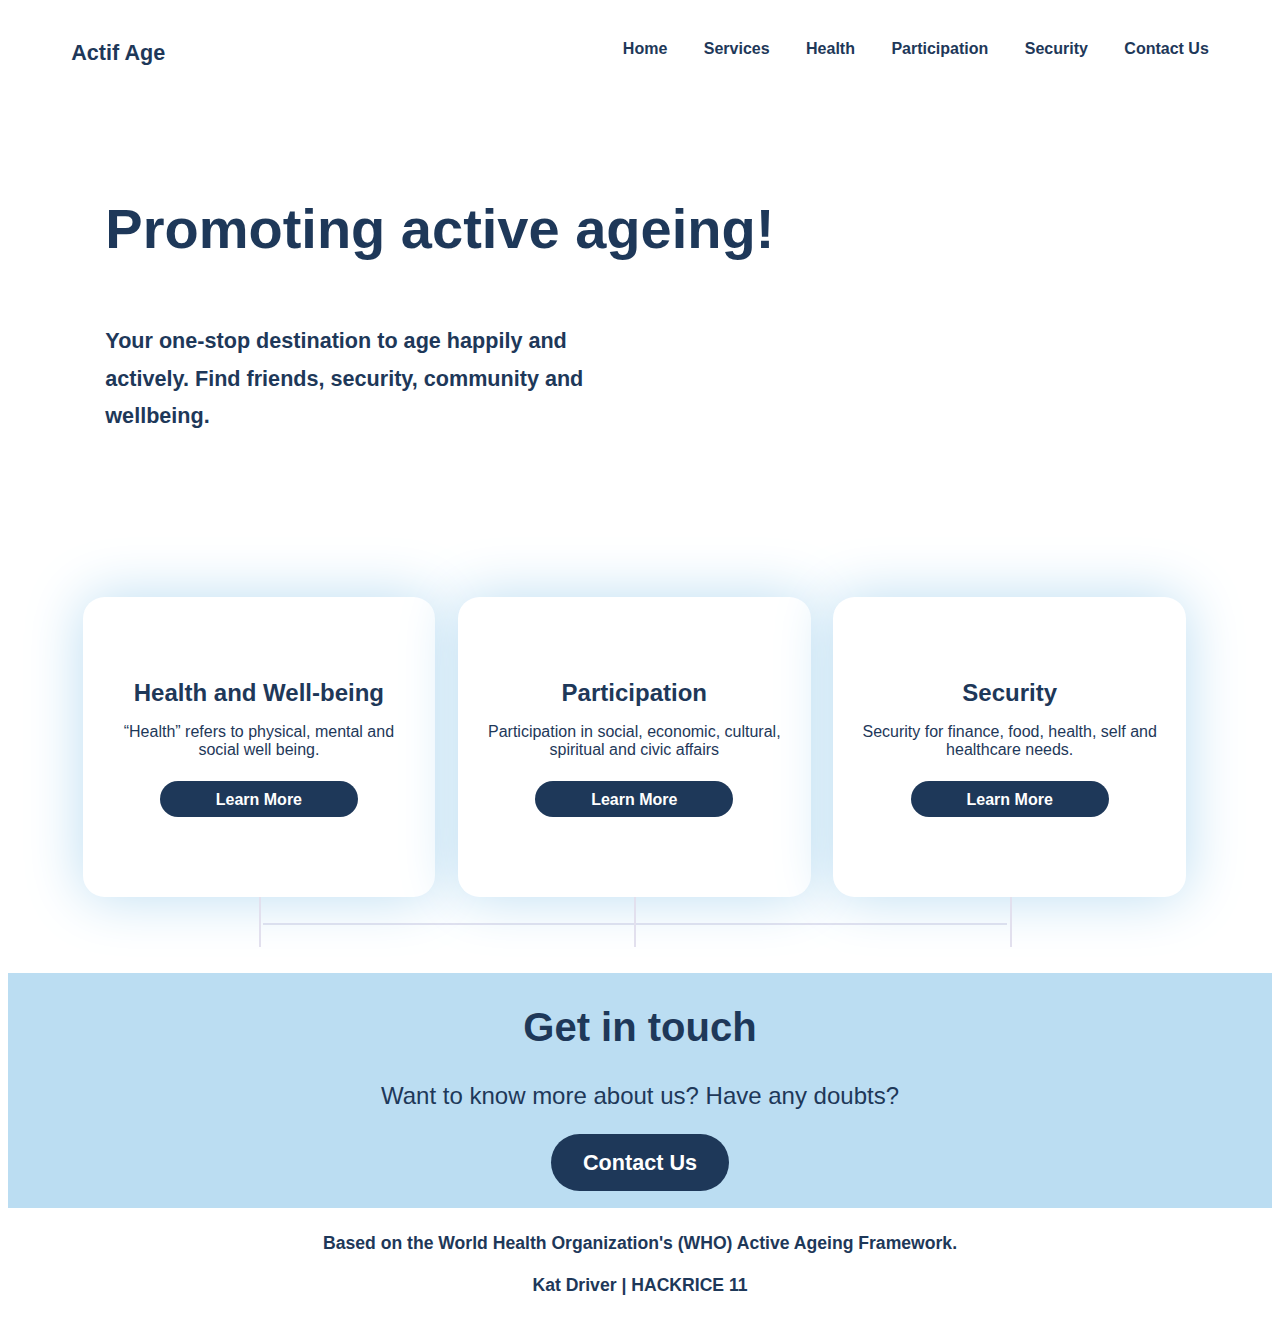
<file: index.html>
<!DOCTYPE html>
<html lang="en">

<head>
    <meta charset="UTF-8">
    <meta http-equiv="X-UA-Compatible" content="IE=edge">
    <meta name="viewport" content="width=device-width, initial-scale=1.0">
    <link rel="icon" type="image/png" href="favicon.png">
    <title>Actif Age</title>
    <link rel="stylesheet" href="index.css">
    <script src="index.js"></script>
</head>

<body>
    <div id="banner">
        <div class="wrapper">
            <header>
                <h1 class="logo">Actif Age</h1>
                <div class="menu-button">
                    <h4>Menu-button</h4>
                </div>
                <nav>
                    <a href="index.html">Home</a>
                    <a href="#services">Services</a>
                    <a href="health.html">Health</a>
                    <a href="#participation">Participation</a>
                    <a href="#security">Security</a>
                    <a href="contact.html">Contact Us</a>
                </nav>
            </header>
            <div class="content">

                <h1 class="title">Promoting active ageing!</h1>
                <h2 class="sub_title">
                    Your one-stop destination to age happily and actively. Find friends, security, community and
                    wellbeing.
                </h2>
            </div>

        </div>

    </div>

    <section id="services">
        <div class="wrapper">

            <ul class="development">
                <li>
                    <h1 class="service_title">Health and Well-being</h1>
                </li>
                <li>
                    <p>
                        “Health” refers to physical, mental and social well being.
                    </p>
                </li>
                <li><a href="health.html" class="button button_highlight">Learn More</a></li>
            </ul>
            <ul class="development">
                <li>
                    <h1 class="service_title">Participation</h1>
                </li>
                <li>
                    <p>
                        Participation in social, economic, cultural, spiritual and civic affairs
                    </p>
                </li>
                <li><a href="#" class="button button_highlight">Learn More</a></li>
            </ul>
            <ul class="development">
                <li>
                    <h1 class="service_title">Security</h1>
                </li>
                <li>
                    <p>
                        Security for finance, food, health, self and healthcare needs.
                    </p>
                </li>
                <li><a href="#" class="button button_highlight">Learn More</a></li>
            </ul>

        </div>

    </section>


    <section id="contact">
        <div class="wrapper">
            <h1 class="title">Get in touch</h1>
            <p class="sub_title">
                Want to know more about us? Have any doubts?
            </p>
            <a href="contact.html" class="button button_highlight">Contact Us</a>
        </div>
    </section>


    <footer>
        <p class="copyright">Based on the World Health Organization's (WHO) Active Ageing Framework. <br><br>
            Kat Driver | HACKRICE 11</p>
    </footer>



</body>

</html>
</file>
<file: index.css>
*{
    font-family: 'Titillium Web', sans-serif;
  }

  .wrapper {
    width: 1300px;
    max-width: 90%;
    margin: 0 auto;
  }


  header div.menu-button {
    display: none;
  }

  header {
    width: 100%;
    height: 60px;
    padding: 2rem 0;
  }

  header h1.logo {
    font-size: 1.35rem;
    font-weight: 700;
    color: #1e3859;
    float: left;
    margin:0;
  }

  header nav {
    float: right;
    margin:0;
  }

  header nav a {
    text-decoration: none;
    color: #1e3859;
    font-weight: 700;
    margin-left: 2rem;
  }

#menu {
  display: none;
}

  #banner {
    background-image: url("https://raw.githubusercontent.com/Vidushi-Gupta/HackRice/main/Assets/homepage.png");
    background-repeat: no-repeat;
    background-size: cover;
  }

  #banner .content {
    padding: 4rem 0 12rem 0;
  }

  #banner .content h1.title, #banner .content h2.sub_title {
      color: #1e3859;
      text-align: left;
      margin-left: 3%;
  }
.title{
    height:-4vh;
}
  #banner .content .title {
    font-size: 3.5rem;
    margin: 0;
    height: 12vh;
  }

  #banner .content .sub_title{
    font-weight: 600;
    font-size: 1.35rem;
    margin-left: 55%;
    width: 500px;
    line-height: 1.75;
  }

  .button {
      border: none;
      outline: none;
      border-radius: 2rem;
      padding: .6rem 3.5rem;
      font-weight: 700;
      color: #fff;
      text-decoration: none;
      text-align: center;
  }

.sm-button {
  padding: .3rem 1.2rem;
}

  #banner .content .button_wrapper {
    text-align: center;
  }

  #banner .content .button_wrapper .button {
    margin: 0 .75rem;
  }

  .button_highlight {
    background: #1e3859;
  }

  .button_secondary {
    background: #1e3859;
  }
  .button_secondary:hover{
      color: #bbddf2;
  }

  #banner .content .see_more {
    position: absolute;
    left: 50%;
    margin-left: -15px;
    bottom: 45%;
    cursor: pointer;
  }

  #services {
      background: #fff;
      padding: 14rem 0 6.5rem 0;
      position: relative;
  }

  #services ul{
    float: left;
    background: #fff;
    width: 26%;
    margin: -17rem 1% 0 1%;
    padding: 5rem 2.5%;
    text-align: center;
    position: relative;
    -webkit-box-shadow: 0px 0px 57px 0px #bbddf2;
    -moz-box-shadow: 0px 0px 57px 0px #bbddf2;
    box-shadow: 0px 0px 57px 0px #bbddf2;
    border-radius: 1.35rem;
  }

  #services ul li {
    list-style: none;
    margin-top: 0.1rem;
    margin-bottom: 0.5rem;
  }
p{
    color:#1e3859;
    margin-top: 2%;
    margin-bottom: 2rem;
}
  #services .service_title {
    font-size: 1.5rem;
    color: #1e3859;
    margin-top: auto;
  }

  #services .design::after {
    content: " ";
    position: absolute;
    left: 50%;
    bottom: -100px;
    height: 100px;
    border-left: 2px solid #e2e0ee;
  }

  #services .branding::after {
    content: " ";
    position: absolute;
    left: 50%;
    bottom: -50px;
    height: 50px;
    border-left: 2px solid #e2e0ee;
  }

  #services .development::after {
    content: " ";
    position: absolute;
    left: 50%;
    bottom: -50px;
    height: 50px;
    border-left: 2px solid #e2e0ee;
  }

  #services::before {
    content: " ";
    position: absolute;
    left: 50%;
    bottom: 48px;
    width: 58.8%;
    border-top: 2px solid #e2e0ee;
    margin-left: -29.8%;
  }

  #past_work h2.title {
    margin: 0 0 .75rem 0;
    text-align: center;
    color: #fff;
    font-size: 2.5rem;
  }

  #past_work {
    background: #3f3d4e;
    padding: 5rem 0 25rem 0;
    text-align: center;
    position: relative;
    overflow: hidden;
  }

  #past_work .logos {
    width: 750px;
    max-width: 95%;
  }

  #slider_buttons {
    list-style: none;
    padding: 0;
    margin: 2rem 0;
  }

  #slider_buttons li {
    width: 9px;
    height: 9px;
    margin: 0 .5rem;
    position: relative;
    border-radius: 100%;
    display: inline-block;
    background-color: #5b596e;
    -webkit-transition: background .4s ease-in-out;
    -moz-transition: background .4s ease-in-out;
    transition: background .4s ease-in-out;
  }

  #slider_buttons li:hover {
    background: #78c581;
  }

  #slider_buttons .current {
    background: #78c581;
  }


  #slider {
    width: 1300px;
    list-style: none;
  }

  #slider li {
    width: 600px;
    height: 375px;
    overflow: hidden;
    background-color: #fff;
    position: absolute;
    z-index: 3;
    border-radius: .35rem .35rem 0 0;
    -webkit-box-shadow: 0px 0px 57px 0px rgba(4,6,9,0.25);
    -moz-box-shadow: 0px 0px 57px 0px rgba(4,6,9,0.25);
    box-shadow: 0px 0px 57px 0px rgba(4,6,9,0.25);
  }

  #slider li img {
    width: 100%;
  }

  #slider li:nth-child(1) {
    bottom: -37px;
    left: 0;
    z-index: 2;
    -webkit-transform: scale(.8 ,.8);
    -moz-transform: scale(.8 ,.8);
    transform: scale(.8 ,.8);
  }

  #slider li:nth-child(2) {
    left: 50%;
    margin-left: -300px;
    z-index: 4;
    bottom: 0;
  }

  #slider li:nth-child(3) {
    bottom: -37px;
    right: 0;
    z-index: 2;
    -webkit-transform: scale(.8 ,.8);
    -moz-transform: scale(.8 ,.8);
    transform: scale(.8 ,.8);
  }


  #contact {
    background: #bbddf2;
    text-align: center;
    padding: 2rem 0 2rem 0;
  }

  #contact h1.title {
    font-size: 2.5rem;
    margin: 0;
    text-align: center;
    color: #1e3859;
  }

  #contact .sub_title {
    text-align: center;
    color: #1e3859;
    padding-top: 2rem;
    font-size: 1.5rem;
    margin: 0 auto 2.5rem auto;
    width: 600px;
  }

  #contact a.button {
    font-size: 1.35rem;
    padding: 1rem 2rem;
    margin-top: 0.5rem;
  }


  footer p{
    text-align: center;
    font-size: 1.1rem;
    font-weight: 700;
    color: #1e3859;
  }

  footer a {
    text-decoration: none;
    color: #1e3859;
  }

@media screen and (max-width: 830px) {
  
  #services .service_title {
    font-size: 1.2rem;
  }
  #services::before {
    bottom: 10px;
  }
  #services .button {
      padding: .1REM 1rem;
      font-weight: 700;
  }
  

  #slider li:nth-child(1) {
    -webkit-transform: scale(.6 ,.6);
    -moz-transform: scale(.6 ,.6);
    transform: scale(.6 ,.6);
  }

  #slider li:nth-child(2) {
    bottom: -10%;
    -webkit-transform: scale(.8 ,.8);
    -moz-transform: scale(.8 ,.8);
    transform: scale(.8 ,.8);
  }

  #slider li:nth-child(3) {
    -webkit-transform: scale(.6 ,.6);
    -moz-transform: scale(.6 ,.6);
    transform: scale(.6 ,.6);
  }
  
  #past_work {
    padding: 1rem 0 17rem 0;
  }
  

  #contact {
    background: #f2f1f8;
    text-align: center;
    padding: 1rem 0 2rem 0;
  }

  #contact h1.title {
    font-size: 2rem;
    margin: 0;
  }

  #contact .sub_title {
    text-align: center;
    color: #b9b7c6;
    font-size: 1rem;
    margin: 0 auto 2rem auto;
    width: 400px;
  }

  #contact a.button {
    font-size: 1rem;
    padding: .3rem 2rem;
  }
  footer p{
    font-size: .8rem;
  }
}

@media screen and (max-width: 645px) {
  
  header h1 {
    text-align: center;
    display: block;
    width: 100%;
    padding-bottom: 25px;
  }
  
  header nav {
    float: right;
    display: block;
    width: 100%;
    text-align: center;
  }
  
  #banner .content .title {
    font-size: 2rem;
    margin: 0;
  }

  #banner .content .sub_title{
    font-weight: 400;
    font-size: 1rem;
    width: 380px;
    line-height: 1.75;
    margin: 0 auto 1.7rem auto;
  }
  
  
  #services::after {
    content: '';
    display: block;
    clear: both;
  }
  #services {
      background: #f2f1f8;
      padding: 14rem 0 3.8rem 0;
      position: relative;
  }
  
  #past_work h2.title {
    margin: 0 0 .75rem 0;
    text-align: center;
    color: #fff;
    font-size: 1.9rem;
  }
  #past_work .logos {
    width: 600px;
    max-width: 95%;
  }

#slider li:nth-child(1) {
    -webkit-transform: scale(.6 ,.6);
    -moz-transform: scale(.6 ,.6);
    transform: scale(.6 ,.6);
  }

  #slider li:nth-child(2) {
    bottom: -10%;
    -webkit-transform: scale(.8 ,.8);
    -moz-transform: scale(.8 ,.8);
    transform: scale(.8 ,.8);
  }

  #slider li:nth-child(3) {
    -webkit-transform: scale(.6 ,.6);
    -moz-transform: scale(.6 ,.6);
    transform: scale(.6 ,.6);
  }
  
  #past_work {
    padding: 1rem 0 20rem 0;
  }
  
}

@media screen and (max-width: 492px) {
  header div.menu-button {
    display: none;
  }
}

@media screen and (max-width: 491px) {
  
  header nav a {
    display: list-item;
    list-style: none;
    padding: 10px;
  }
  
  header h1.logo {
    text-align: left;
  }
  
 
  
  header div.menu-button {
    display: block;
    float: right;
  }
  
  header h1.logo {
    padding: 0;
  }
  
  header .menu-button h4 {
    margin: 0;
    position: absolute;
    top: 37px;
    right: 15px;
  }
  
  header nav {
    display: none;
  }
  
  .showMenu {
    display: block;
  }
  
  #banner .content {
    padding: 2rem 0 10rem 0;
  }

  #banner .content .title {
    font-size: 1.9rem;
    margin: 0;
  }

  #banner .content .sub_title{
    font-weight: 400;
    font-size: .9rem;
    width: 380px;
    line-height: 1.75;
    margin: 0 auto 1.7rem auto;
  }
  .button_wrapper .button {
      border-radius: 2rem;
      padding: .1rem 2rem;
  }
  #services {
    padding: 0;
  }
  #services ul{
    float: none;
    display: inline-block;
    width: 100%;
    margin: 1rem 0 1rem 0;
    padding: 2rem 2.5%;
  }
  #services .wrapper {
    margin-left: 2%;
  }
  
  #services .button {
     padding: 0 1rem;
    
  }
  
  
  
}

@media screen and (max-width: 395px) {
  #banner .content .sub_title{
    font-weight: 400;
    font-size: 1rem;
    width: 250px;
    line-height: 1.75;
    margin: 0 auto 2.7rem auto;
  }
  
  .button_wrapper .button_secondary {
    position: absolute;
    left: 29%;
    bottom: 37%;
  }

  #contact .sub_title {
    width: 250px;
  }
  
}
</file>
